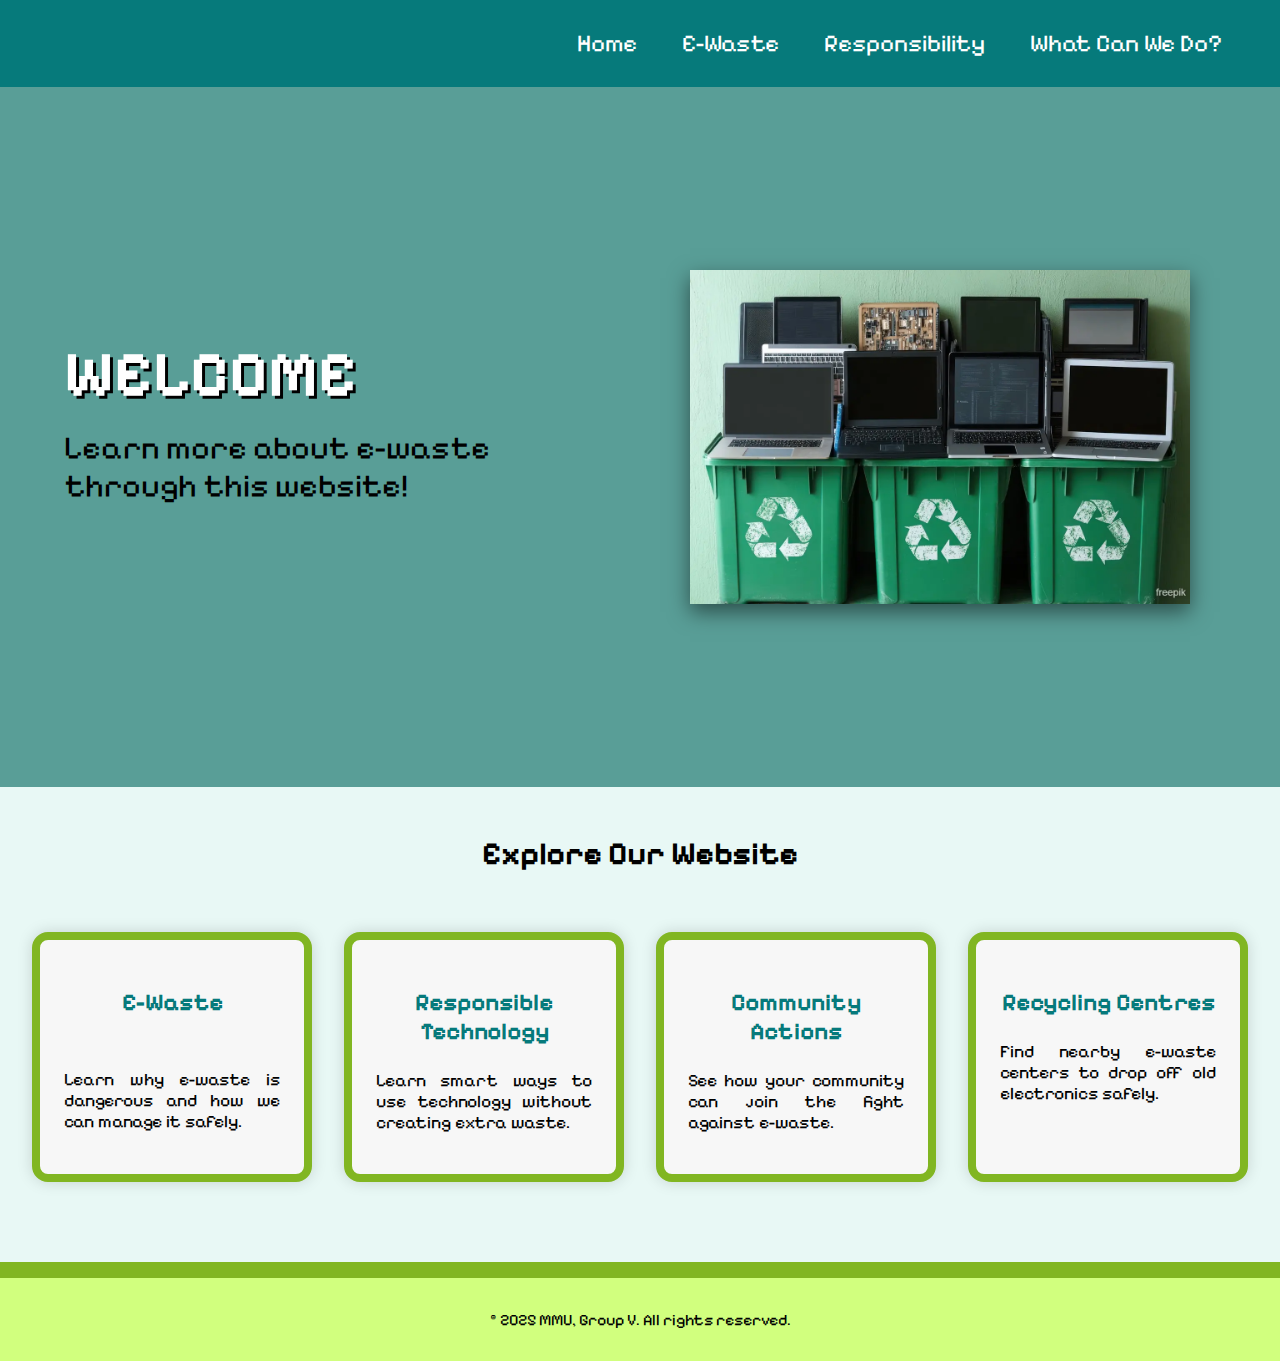
<file: index.html>
<!DOCTYPE html>
<html lang="en">

<head>
    <meta charset="UTF-8">
    <meta name="viewport" content="width=device-width, initial-scale=1.0">
    <title>Digital Responsibility – Home</title>
    <link rel="stylesheet" href="home.css">
</head>

<body>

    <!-- TOP NAV -->
    <div class="topbar">
        <nav>
            <ul>
                <li><a href="./">Home</a></li>
                <li><a href="e-waste.html">E-Waste</a></li>
                <li><a href="responsibility.html">Responsibility</a></li>
                <li><a href="Community.html">What Can We Do?</a></li>
            </ul>
        </nav>
    </div>

    <!-- TITLE SECTION -->
    <div class="title">
        <div class="titleContent">
            <div class="text">
                <h1>WELCOME</h1>
                <p>Learn more about e-waste through this website!</p>
            </div>
            <div class="image">
                <img src="laptopewaste.webp" alt="E-Waste Illustration">
            </div>
        </div>
    </div>

    <!-- CONTENT TITLE -->
    <h2 class="sectionTitle">Explore Our Website</h2>

    <!-- FEATURE CARDS -->
    <div class="featureContainer">
        <a href="e-waste.html" class="featureCard eWasteCard">
            <h3>E-Waste</h3>
            <p>Learn why e-waste is dangerous and how we can manage it safely.</p>
        </a>

        <a href="responsibility.html" class="featureCard">
            <h3>Responsible Technology</h3>
            <p>Learn smart ways to use technology without creating extra waste.</p>
        </a>

        <a href="Community.html" class="featureCard">
            <h3>Community Actions</h3>
            <p>See how your community can join the fight against e-waste.</p>
        </a>

        <a href="#" class="featureCard">
            <h3>Recycling Centres</h3>
            <p>Find nearby e-waste centers to drop off old electronics safely.</p>
        </a>
    </div>

    <div class="footer">
        © 2025 MMU, Group V. All rights reserved.
    </div>

</body>


</html>
</file>
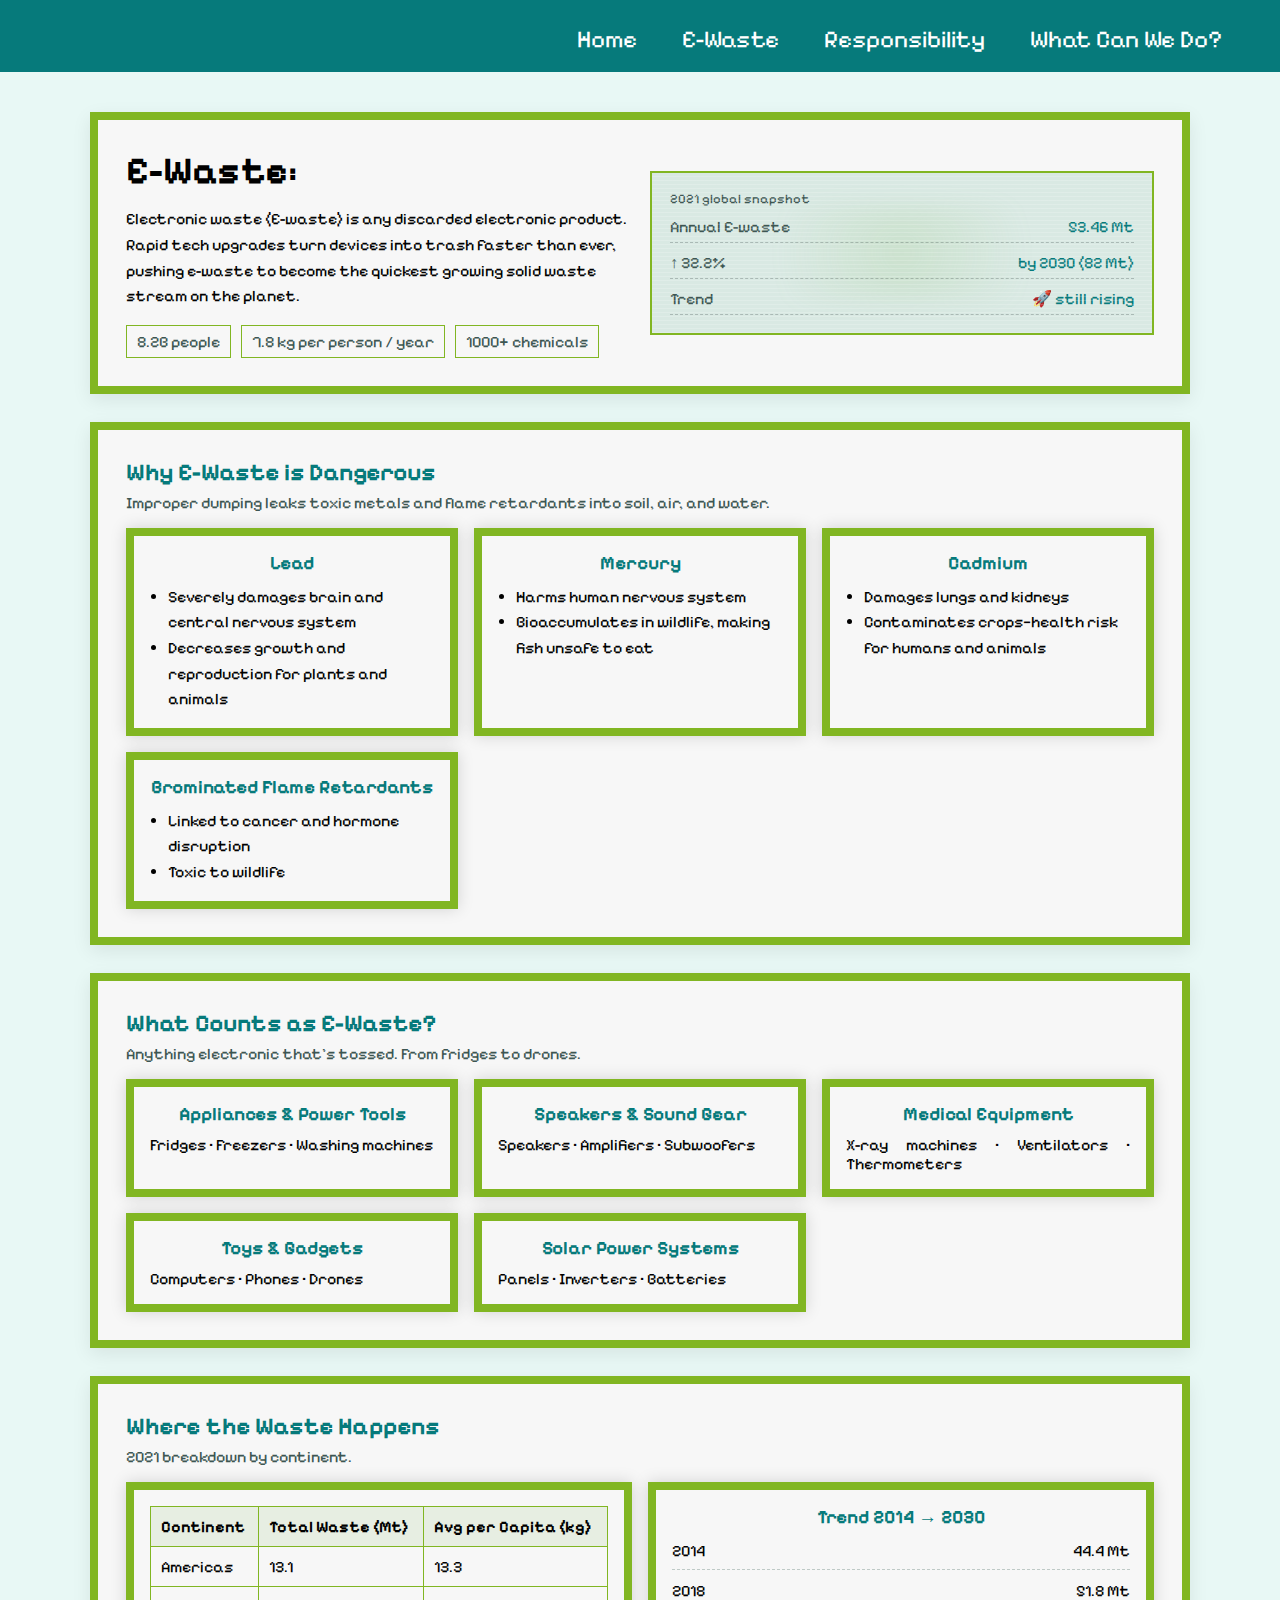
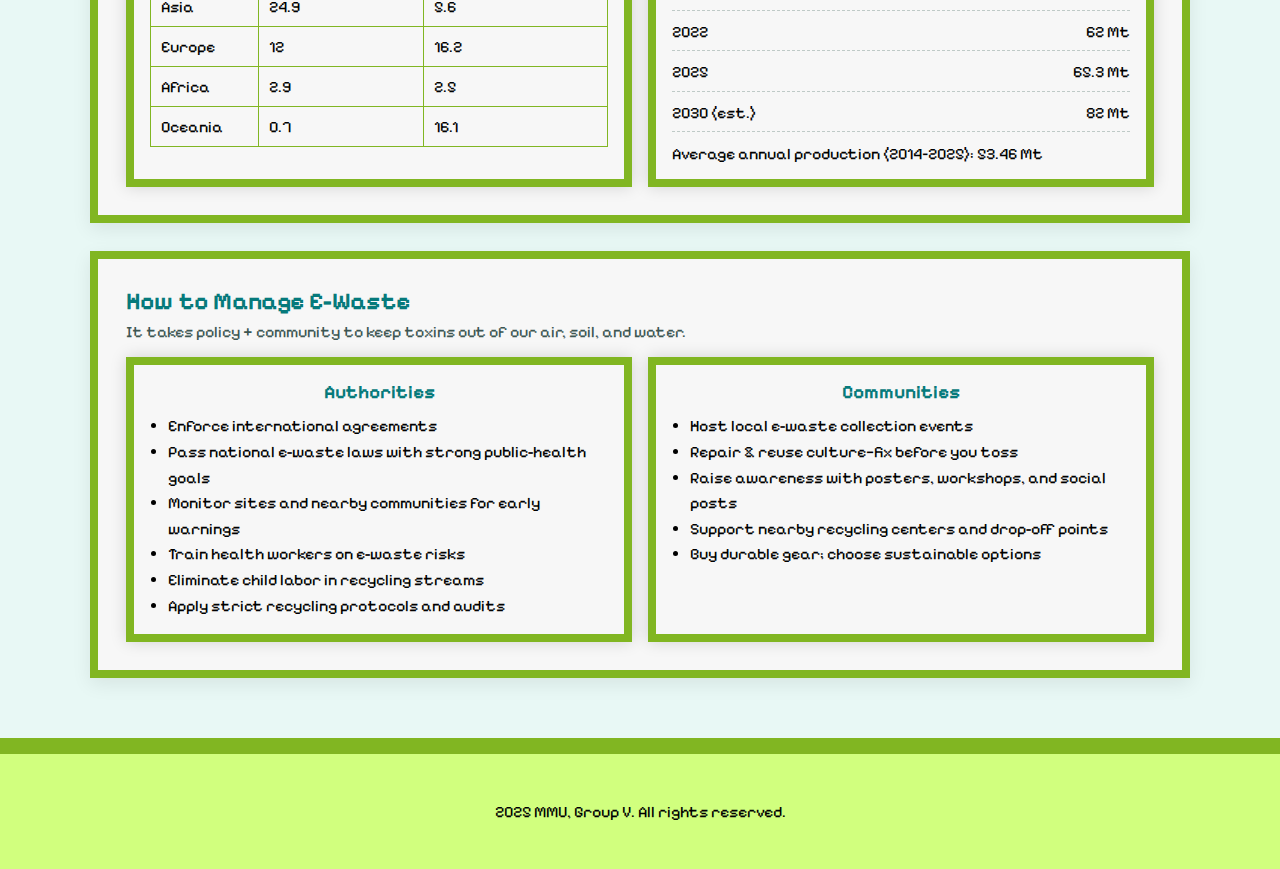
<file: e-waste.html>
<!DOCTYPE html>
<html lang="en">
<head>
    <meta charset="UTF-8">
    <meta name="viewport" content="width=device-width, initial-scale=1.0">
    <title>Retro E-Waste Brief</title>
    <link rel="stylesheet" href="e-waste.css">
</head>
<body>
    <div class="topbar">
        <nav>
            <ul>
                <li><a href="home.html">Home</a></li>
                <li><a href="e-waste.html">E-Waste</a></li>
                <li><a href="#">Responsibility</a></li>
                <li><a href="Community.html">What Can We Do?</a></li>
            </ul>
        </nav>
    </div>

    <main class="main">
        <section id="intro" class="panel hero">
            <div>

                <h1>E-Waste: </h1>
                <p class="lede">
                    Electronic waste (E-waste) is any discarded electronic product. Rapid tech
                    upgrades turn devices into trash faster than ever, pushing e-waste to become
                    the quickest growing solid waste stream on the planet.
                </p>
                <div class="badges">
                    <span class="badge">8.2B people</span>
                    <span class="badge">7.8 kg per person / year</span>
                    <span class="badge">1000+ chemicals</span>
                </div>
            </div>
            <div class="crt">
                <div class="crt-glow"></div>
                <div class="crt-content">
                    <p class="tiny-label">2021 global snapshot</p>
                    <div class="metric">
                        <span class="label">Annual E-waste</span>
                        <span class="value">53.46 Mt</span>
                    </div>
                    <div class="metric">
                        <span class="label">↑ 32.2%</span>
                        <span class="value">by 2030 (82 Mt)</span>
                    </div>
                    <div class="metric">
                        <span class="label">Trend</span>
                        <span class="value">🚀 still rising</span>
                    </div>
                </div>
            </div>
        </section>

        <section id="dangers" class="panel">
            <div class="panel-header">
                <h2>Why E-Waste is Dangerous</h2>
                <p>Improper dumping leaks toxic metals and flame retardants into soil, air, and water.</p>
            </div>
            <div class="grid two">
                <article class="card">
                    <h3>Lead</h3>
                    <ul>
                        <li>Severely damages brain and central nervous system</li>
                        <li>Decreases growth and reproduction for plants and animals</li>
                    </ul>
                </article>
                <article class="card">
                    <h3>Mercury</h3>
                    <ul>
                        <li>Harms human nervous system</li>
                        <li>Bioaccumulates in wildlife, making fish unsafe to eat</li>
                    </ul>
                </article>
                <article class="card">
                    <h3>Cadmium</h3>
                    <ul>
                        <li>Damages lungs and kidneys</li>
                        <li>Contaminates crops—health risk for humans and animals</li>
                    </ul>
                </article>
                <article class="card">
                    <h3>Brominated Flame Retardants</h3>
                    <ul>
                        <li>Linked to cancer and hormone disruption</li>
                        <li>Toxic to wildlife</li>
                    </ul>
                </article>
            </div>
        </section>

        <section id="types" class="panel">
            <div class="panel-header">
                <h2>What Counts as E-Waste?</h2>
                <p>Anything electronic that’s tossed. From fridges to drones.</p>
            </div>
            <div class="grid two">
                <article class="card">
                    <h3>Appliances &amp; Power Tools</h3>
                    <p>Fridges • Freezers • Washing machines</p>
                </article>
                <article class="card">
                    <h3>Speakers &amp; Sound Gear</h3>
                    <p>Speakers • Amplifiers • Subwoofers</p>
                </article>
                <article class="card">
                    <h3>Medical Equipment</h3>
                    <p>X-ray machines • Ventilators • Thermometers</p>
                </article>
                <article class="card">
                    <h3>Toys &amp; Gadgets</h3>
                    <p>Computers • Phones • Drones</p>
                </article>
                <article class="card">
                    <h3>Solar Power Systems</h3>
                    <p>Panels • Inverters • Batteries</p>
                </article>
            </div>
        </section>

        <section id="stats" class="panel">
            <div class="panel-header">
                <h2>Where the Waste Happens</h2>
                <p>2021 breakdown by continent.</p>
            </div>
            <div class="grid two">
                <div class="card">
                    <table class="retro-table">
                        <thead>
                            <tr>
                                <th>Continent</th>
                                <th>Total Waste (Mt)</th>
                                <th>Avg per Capita (kg)</th>
                            </tr>
                        </thead>
                        <tbody>
                            <tr><td>Americas</td><td>13.1</td><td>13.3</td></tr>
                            <tr><td>Asia</td><td>24.9</td><td>5.6</td></tr>
                            <tr><td>Europe</td><td>12</td><td>16.2</td></tr>
                            <tr><td>Africa</td><td>2.9</td><td>2.5</td></tr>
                            <tr><td>Oceania</td><td>0.7</td><td>16.1</td></tr>
                        </tbody>
                    </table>
                </div>
                <div class="card">
                    <h3>Trend 2014 → 2030</h3>
                    <ul class="timeline">
                        <li><span>2014</span><span>44.4 Mt</span></li>
                        <li><span>2018</span><span>51.8 Mt</span></li>
                        <li><span>2022</span><span>62 Mt</span></li>
                        <li><span>2025</span><span>65.3 Mt</span></li>
                        <li><span>2030 (est.)</span><span>82 Mt</span></li>
                    </ul>
                    <p class="note">Average annual production (2014–2025): 53.46 Mt</p>
                </div>
            </div>
        </section>

        <section id="manage" class="panel">
            <div class="panel-header">
                <h2>How to Manage E-Waste</h2>
                <p>It takes policy + community to keep toxins out of our air, soil, and water.</p>
            </div>
            <div class="grid two">
                <article class="card">
                    <h3>Authorities</h3>
                    <ul>
                        <li>Enforce international agreements</li>
                        <li>Pass national e-waste laws with strong public-health goals</li>
                        <li>Monitor sites and nearby communities for early warnings</li>
                        <li>Train health workers on e-waste risks</li>
                        <li>Eliminate child labor in recycling streams</li>
                        <li>Apply strict recycling protocols and audits</li>
                    </ul>
                </article>
                <article class="card">
                    <h3>Communities</h3>
                    <ul>
                        <li>Host local e-waste collection events</li>
                        <li>Repair &amp; reuse culture—fix before you toss</li>
                        <li>Raise awareness with posters, workshops, and social posts</li>
                        <li>Support nearby recycling centers and drop-off points</li>
                        <li>Buy durable gear; choose sustainable options</li>
                    </ul>
                </article>
            </div>
        </section>
    </main>

    <footer class="footer">
        <p>2025 MMU, Group V. All rights reserved.</p>
    </footer>
</body>
</html>
</file>
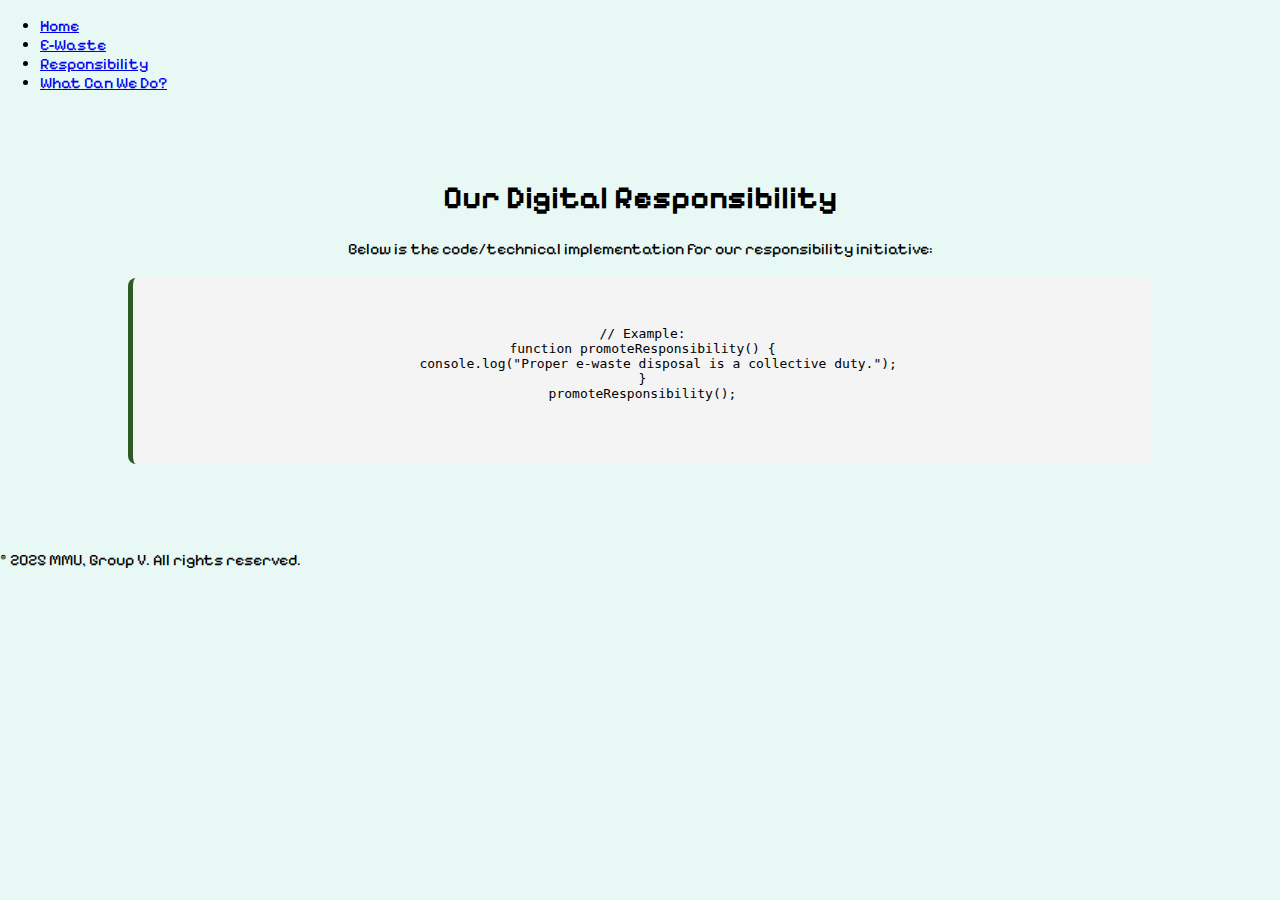
<file: Resbonsibility.html>
<!DOCTYPE html>
<html lang="en">
<head>
    <meta charset="UTF-8">
    <meta name="viewport" content="width=device-width, initial-scale=1.0">
    <title>Responsibility - Digital Responsibility</title>
    <link rel="stylesheet" href="style.css"> 
    <style>
        /* Custom styling for your specific code display */
        .code-container {
            background-color: #f4f4f4;
            border-radius: 8px;
            padding: 20px;
            margin: 20px 0;
            border-left: 5px solid #2d5a27; /* Matches common e-waste green */
            font-family: 'Courier New', Courier, monospace;
            overflow-x: auto;
        }
        .responsibility-content {
            padding: 50px 10%;
            text-align: center;
        }
    </style>
</head>
<body>

    <header>
        <nav>
            <ul>
                <li><a href="index.html">Home</a></li>
                <li><a href="e-waste.html">E-Waste</a></li>
                <li><a href="Responsibility.html" class="active">Responsibility</a></li>
                <li><a href="Community.html">What Can We Do?</a></li>
            </ul>
        </nav>
    </header>

    <main class="responsibility-content">
        <h1>Our Digital Responsibility</h1>
        <p>Below is the code/technical implementation for our responsibility initiative:</p>

        <div class="code-container">
            <pre>
<code>
// Example:
function promoteResponsibility() {
    console.log("Proper e-waste disposal is a collective duty.");
}
promoteResponsibility();
</code>
            </pre>
        </div>
    </main>

    <footer>
        <p>&copy; 2025 MMU, Group V. All rights reserved.</p>
    </footer>

</body>

</html>
</file>
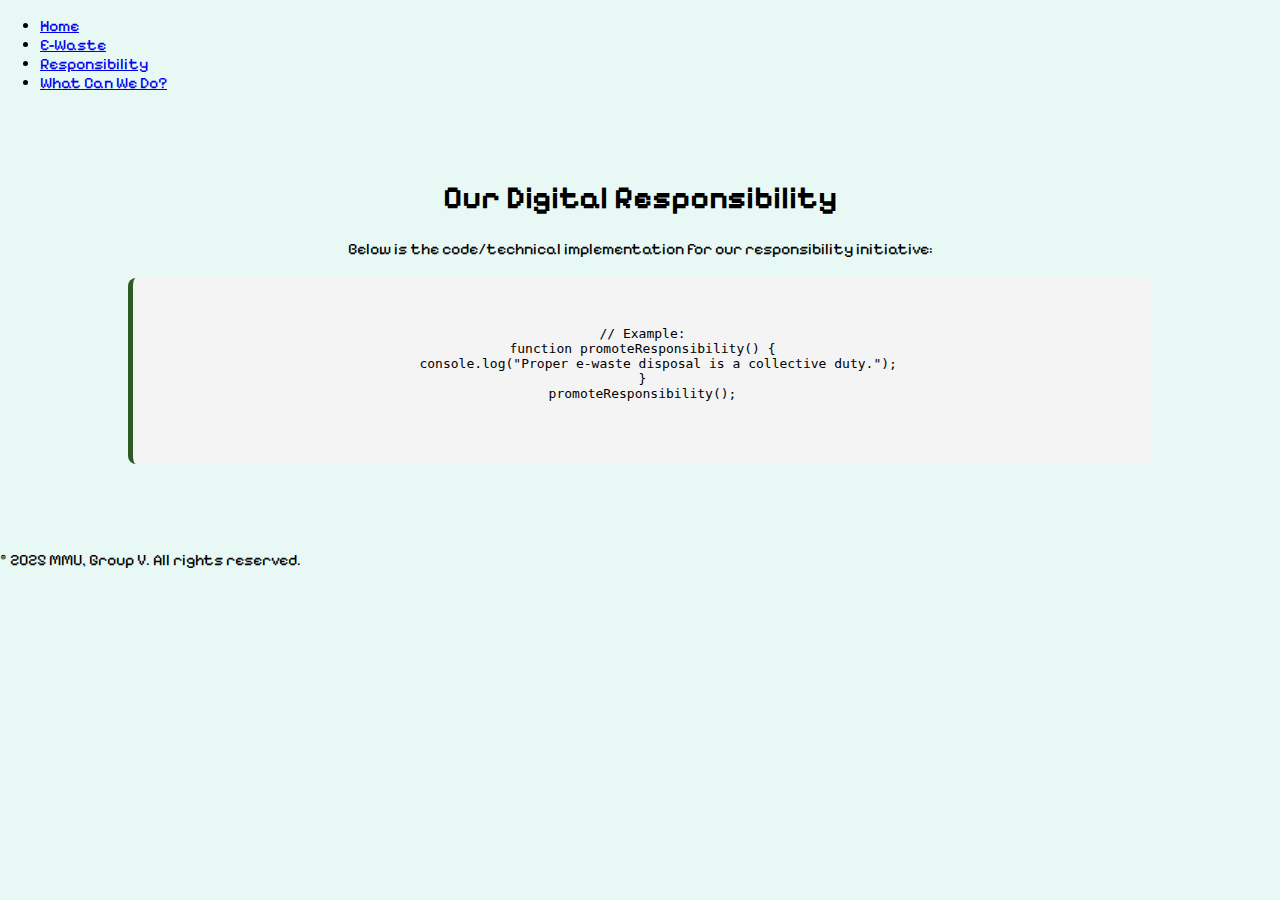
<file: resbonsibility.html>
<!DOCTYPE html>
<html lang="en">
<head>
    <meta charset="UTF-8">
    <meta name="viewport" content="width=device-width, initial-scale=1.0">
    <title>Responsibility - Digital Responsibility</title>
    <link rel="stylesheet" href="style.css"> 
    <style>
        /* Custom styling for your specific code display */
        .code-container {
            background-color: #f4f4f4;
            border-radius: 8px;
            padding: 20px;
            margin: 20px 0;
            border-left: 5px solid #2d5a27; /* Matches common e-waste green */
            font-family: 'Courier New', Courier, monospace;
            overflow-x: auto;
        }
        .responsibility-content {
            padding: 50px 10%;
            text-align: center;
        }
    </style>
</head>
<body>

    <header>
        <nav>
            <ul>
                <li><a href="index.html">Home</a></li>
                <li><a href="e-waste.html">E-Waste</a></li>
                <li><a href="responsibility.html" class="active">Responsibility</a></li>
                <li><a href="Community.html">What Can We Do?</a></li>
            </ul>
        </nav>
    </header>

    <main class="responsibility-content">
        <h1>Our Digital Responsibility</h1>
        <p>Below is the code/technical implementation for our responsibility initiative:</p>

        <div class="code-container">
            <pre>
<code>
// Example:
function promoteResponsibility() {
    console.log("Proper e-waste disposal is a collective duty.");
}
promoteResponsibility();
</code>
            </pre>
        </div>
    </main>

    <footer>
        <p>&copy; 2025 MMU, Group V. All rights reserved.</p>
    </footer>

</body>

</html>
</file>
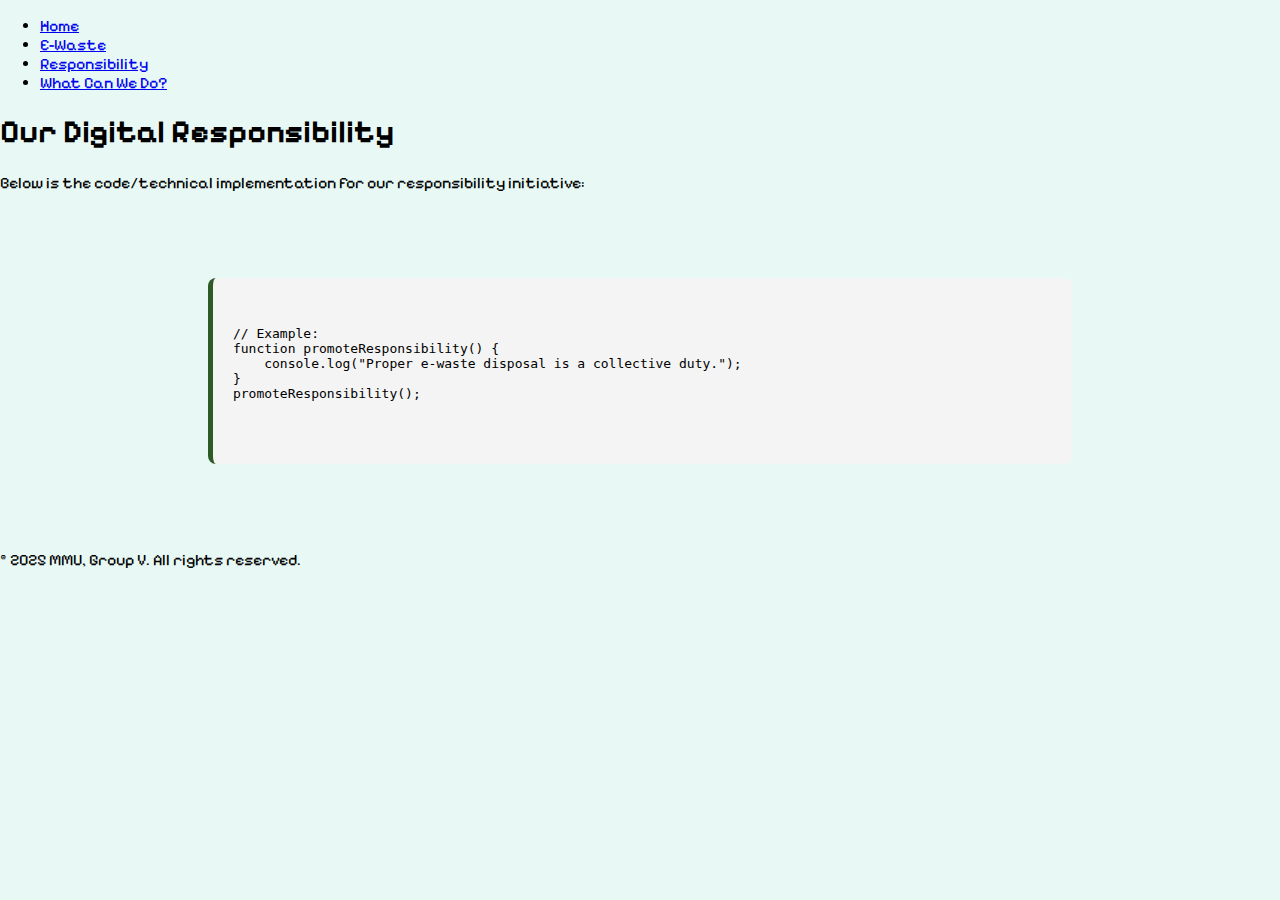
<file: responsibility.html>
<!DOCTYPE html>
<html lang="en">
<head>
    <meta charset="UTF-8">
    <meta name="viewport" content="width=device-width, initial-scale=1.0">
    <title>Responsibility - Digital Responsibility</title>
    <link rel="stylesheet" href="home.css"> 
    <style>
        /* These styles ensure your code box looks good even if the CSS link fails */
        .code-container {
            background-color: #f4f4f4;
            border-radius: 8px;
            padding: 20px;
            margin: 20px auto; 
            border-left: 5px solid #2d5a27;
            font-family: 'Courier New', Courier, monospace;
            overflow-x: auto;
            max-width: 80%; 
            text-align: left; 
        }
        .responsibility-content {
            padding: 50px 10%;
            text-align: center;
        }
    </style>
</head>
<body>

    <header>
        <nav>
            <ul>
                <li><a href="index.html">Home</a></li>
                <li><a href="e-waste.html">E-Waste</a></li>
                <li><a href="responsibility.html">Responsibility</a></li>
                <li><a href="Community.html">What Can We Do?</a></li>
            </ul>
        </nav>
    </header>

    <main>
        <section class="welcome-section">
            <h1>Our Digital Responsibility</h1>
            <p>Below is the code/technical implementation for our responsibility initiative:</p>
        </section>

        <section class="responsibility-content">
            <div class="code-container">
                <pre>
<code>
// Example:
function promoteResponsibility() {
    console.log("Proper e-waste disposal is a collective duty.");
}
promoteResponsibility();
</code>
                </pre>
            </div>
        </section>
    </main>

    <footer>
        <p>&copy; 2025 MMU, Group V. All rights reserved.</p>
    </footer>

</body>
</html>
</file>
<file: home.css>
@import url('https://fonts.googleapis.com/css2?family=Pixelify+Sans:wght@400;600&display=swap');

body {
    font-family: 'Pixelify Sans', sans-serif;
    margin: 0;
    padding: 0;
    background-color: #E8F8F5;
}

/* ================================
   TOP NAV 
   ================================ */
.topbar {
    background-color: #067A7B;                
    border-style: solid;
    border-width: 1.5vh;                       
    border-color:  #067A7B;
}

.topbar ul {
    display: flex;
    flex-direction: row;
    width: auto;
    padding-inline: 5vh;
    list-style-type: none;
    gap: 5vh;
    justify-content: flex-end;
    align-items: center;
}

.topbar li {
    font-size: x-large;  
}

.topbar a {
    color: white;
    text-decoration: none;
}

.topbar a:hover {
    text-decoration: underline;
}

/* ================================
   TITLE SECTION
   ================================ */
.title {
    background: #599e97;
    color: white;
    padding: 5rem 4rem;  /* Reduce padding slightly since content is side by side */
    min-height: 60vh;    /* Enough height to fit text and image */
    display: flex;
    align-items: center; 
}

.titleContent {
    display: flex;
    flex-direction: row;        /* Keep text left, image right */
    justify-content: space-between;
    align-items: center;
    width: 100%;
    gap: 3rem;
    flex-wrap: nowrap;          /* Prevent image from going below text */
}

.title .text {
    flex: 1 1 50%;              /* Text takes 50% */
    max-width: 600px;           /* Prevent text from stretching too much */
    min-width: 300px;
}

.title .text h1 {
    font-size: 4rem;
    margin: 0;
    text-shadow: 3px 3px #000;
}

.title .text p {
    font-size: 2rem;
    margin-top: 1rem;
    color: rgb(0, 0, 0);
}

.title .image {
    flex: 1 1 50%;             
    display: flex;
    justify-content: center;
    max-width: 600px;           
}

.title .image img {
    width: 100%;
    max-width: 500px;           
    height: auto;
    

    box-shadow: 0 8px 20px rgba(0,0,0,0.5),
                0 0 10px #FFD700 inset;
    transition: transform 0.3s, box-shadow 0.3s;
}


/* ================================
   MAIN CONTENT
   ================================ */
.sectionTitle {
    text-align: center;
    font-size: 2rem;
    margin-top: 3rem;
}

/* ================================
   FEATURE CARDS 
   ================================ */
.featureContainer {
    display: flex;
    justify-content: center;
    flex-wrap: nowrap;
    gap: 2rem;
    padding: 2rem;
    overflow-x: auto;
    text-decoration: none;
    
}

.featureCard {
    display: block;                 
    text-decoration: none;          
    background-color: #F7F7F7;
    width: 20rem;
    border-radius: 1rem;
    padding: 1.5rem;
    border: 0.5rem solid #81B622;
    box-shadow: 0 0 15px rgba(0,0,0,0.15);
    transition: transform 0.3s, box-shadow 0.3s;
}

.featureCard h3 {
    color: #067A7B;
    font-size: 1.5rem;
    text-align: center;
}

.featureCard p {
    font-size: 1.1rem;
    text-justify: inter-word;
    text-align: justify; 
    color: rgb(0, 0, 0);
}


.featureCard:hover {
    transform: translateY(-5px);  
    box-shadow: 0 10px 25px rgba(0,0,0,0.3);
}


.eWasteCard p {
    margin-top: 3.3rem;   
}

/* ================================
   FOOTER
   ================================ */
.footer {
    text-align: center;
    padding: 2rem;
    margin-top: 3rem;
    background-color: #D1FF7E;
    border-top: 1rem solid #81B622;
}


/* ================================
   MOBILE
   ================================ */
@media (max-width: 768px) { /* Use 768px for tablets & phones */

    .topbar ul {
        flex-direction: column;   /* Stack menu items vertically */
        align-items: center;      /* Center the links */
        gap: 1rem;                /* Space between items */
        padding-inline: 0;        /* Remove horizontal padding */
    }

    .topbar li {
        font-size: 1.2rem;        /* Slightly smaller on mobile */
    }

    .titleContent {
        flex-direction: column; /* Stack text above image */
        align-items: center;    /* Center both */
        text-align: center;     
        gap: 2rem;             /* Space between text and image */
    }

    .title .text {
        flex: 1 1 100%;        /* Full width */
        max-width: 90%;        /* Leave some padding from edges */
    }

    .title .text h1 {
        font-size: 2.5rem;     /* Smaller font for mobile */
    }

    .title .text p {
        font-size: 1.2rem;     
    }

    .title .image {
        flex: 1 1 100%;        /* Full width */
        max-width: 90%;        /* Same padding */
        margin-top: 1rem;
    }

    .title .image img {
        max-width: 100%;       /* Fill container */
        height: auto;
    }

    .featureContainer {
        flex-direction: column;  /* Stack cards vertically */
        align-items: center;     /* Center cards */
        overflow-x: hidden;      /* Remove horizontal scroll */
        padding: 1rem;
        gap: 1.5rem;             /* Space between cards */
    }

    .featureCard {
        width: 90%;              /* Cards take most of screen width */
    }
}
</file>
<file: e-waste.css>
@import url('https://fonts.googleapis.com/css2?family=Pixelify+Sans:wght@400;600&display=swap');

:root {
    --bg: #E8F8F5;
    --panel: #F7F7F7;
    --nav-bg: #067A7B;
    --accent: #067A7B;
    --accent-2: #067A7B;
    --text: #000000;
    --muted: #3d5652;
    --card: #F7F7F7;
    --border: #81B622;
    --shadow: 0 6px 18px rgba(0, 0, 0, 0.08);
}

* {
    box-sizing: border-box;
}

body {
    font-family: 'Pixelify Sans', sans-serif;
    margin: 0;
    padding: 0;
    background-color: #E8F8F5; 
    color: var(--text);
    min-height: 100vh;
}


.topbar {
    background-color: #067A7B;
    border-style: solid;
    border-width: 1.5vh;
    border-color: #067A7B;
}

.topbar ul {
    display: flex;
    flex-direction: row;
    width: auto;
    padding-inline: 5vh;
    list-style-type: none;
    gap: 5vh;
    justify-content: flex-end;
    align-items: center;
}

.topbar li {
    font-size: x-large;
}

.topbar a {
    color: white;
    text-decoration: none;
}

.topbar a:hover {
    text-decoration: underline;
}

.main {
    width: min(1100px, 94%);
    margin: 40px auto 60px;
    display: flex;
    flex-direction: column;
    gap: 28px;
}

.panel {
    background: var(--panel);
    border: 0.5rem solid var(--border);
    padding: 28px;
    box-shadow: var(--shadow);
}

.panel-header h2 {
    margin: 0 0 6px;
    color: var(--accent-2);
}

.panel-header p {
    margin: 0 0 16px;
    color: var(--muted);
}

.grid {
    display: grid;
    gap: 16px;
}

.grid.two {
    grid-template-columns: repeat(auto-fit, minmax(260px, 1fr));
}

.hero {
    display: grid;
    grid-template-columns: repeat(auto-fit, minmax(260px, 1fr));
    gap: 20px;
    align-items: center;
}

.eyebrow {
    color: var(--muted);
    text-transform: uppercase;
    letter-spacing: 2px;
    margin: 0 0 10px;
}

.hero h1 {
    margin: 0 0 12px;
    font-size: clamp(28px, 5vw, 38px);
    color: var(--text);
}

.lede {
    margin: 0 0 16px;
    color: var(--text);
    line-height: 1.6;
}

.badges {
    display: flex;
    flex-wrap: wrap;
    gap: 10px;
}

.badge {
    border: 1px solid var(--border);
    padding: 6px 10px;
    background: var(--card);
    color: var(--muted);
    box-shadow: none;
}

.crt {
    position: relative;
    background: #d9e9e3;
    border: 2px solid var(--border);
    padding: 18px;
    overflow: hidden;
    box-shadow: none;
}

.crt::after {
    content: "";
    position: absolute;
    inset: 0;
    background: repeating-linear-gradient(
        0deg,
        rgba(255, 255, 255, 0.18),
        rgba(255, 255, 255, 0.18) 1px,
        transparent 1px,
        transparent 4px
    );
    pointer-events: none;
}

.crt-glow {
    position: absolute;
    inset: 20% 10%;
    background: radial-gradient(circle, rgba(138, 191, 107, 0.18), transparent 60%);
    filter: blur(10px);
}

.crt-content {
    position: relative;
    display: grid;
    gap: 10px;
}

.tiny-label {
    color: var(--muted);
    margin: 0;
    font-size: 13px;
}

.metric {
    display: flex;
    justify-content: space-between;
    border-bottom: 1px dashed rgba(31, 43, 42, 0.25);
    padding-bottom: 6px;
    color: var(--text);
}

.metric .label {
    color: var(--muted);
}

.metric .value {
    color: var(--accent-2);
}

.card {
    background: var(--card);
    border: 0.5rem solid var(--border);
    padding: 16px;
    box-shadow: 0 0 15px rgba(0, 0, 0, 0.15);
}

.card h3 {
    margin: 0 0 10px;
    color: var(--accent-2);
    text-align: center;
}

.card p {
    margin: 0;
    color: var(--text);
    text-align: justify;
}

ul {
    margin: 8px 0 0 0;
    padding-left: 18px;
    color: var(--text);
    line-height: 1.6;
}

table {
    width: 100%;
    border-collapse: collapse;
    color: var(--text);
}

.retro-table th,
.retro-table td {
    border: 1px solid var(--border);
    padding: 10px;
    text-align: left;
}

.retro-table thead {
    background: rgba(138, 191, 107, 0.15);
}

.timeline {
    list-style: none;
    padding: 0;
    margin: 6px 0 12px;
    display: grid;
    gap: 8px;
}

.timeline li {
    display: flex;
    justify-content: space-between;
    border-bottom: 1px dashed rgba(63, 98, 89, 0.3);
    padding-bottom: 6px;
    color: var(--text);
}

.note {
    color: var(--muted);
    margin: 4px 0 0;
}

.footer {
    text-align: center;
    padding: 2rem;
    margin-top: 3rem;
    background-color: #D1FF7E;
    border-top: 1rem solid var(--border);
}
</file>
<file: style.css>
@import url('https://fonts.googleapis.com/css?family=Pixelify Sans');

body {
    font-family: Pixelify Sans;
    display: flex;
    flex-direction: column;
    margin: 0;
    padding: 0;
    background-color: #E8F8F5;

}

.topbar {
    background-color: #067A7B;
    border-style: solid;
    border-width: 1.5vh;
    border-color: #067A7B;
}

.topbar ul {
    display: flex;
    flex-direction: row;
    width: auto;
    padding-inline: 5vh;
    list-style-type: none;
    gap: 5vh;
    justify-content: flex-end;
    align-items: center;
}

.topbar li {
    font-size: x-large;
}

.topbar a {
    color: white;
    text-decoration: none;
}

.topbar a:hover {
    text-decoration: underline;
}

section {
    background-color: #E8F8F5;
    margin: 0;
    padding: 0;
}

.second {
    background-color: #067A7B;
}

.majorContent {
    display: flex;
    flex-direction: column;
    width: 80%;
    margin-inline: auto;
    border: 2vh;
    background-color: rgb(255, 255, 255);
    border-style: solid;
    border-width: 1.5vh;
    border-color: #81B622;
    margin-block: 4vh;
    padding-inline: 8vh;
}

.majorContent h1 {
    display: flex;
    justify-content: center;
    margin-block: 2vh;
}

.majorContent2 {
    display: flex;
    flex-direction: row;
    width: 80%;
    margin-inline: auto;
    border: 2vh;
    background-color: rgb(255, 255, 255);
    border-style: solid;
    border-width: 1.5vh;
    border-color: #81B622;
    margin-block: 4vh;
    padding-inline: 8vh;
}

.majorContent2 h1 {
    display: flex;
    justify-content: center;
    margin-block: 2vh;
}

.map {
    display: flex;
    flex-direction: row;
    width: 80%;
    margin-inline: auto;
    border: 2vh;
    background-color: rgb(255, 255, 255);
    border-style: solid;
    border-width: 1.5vh;
    border-color: #81B622;
    margin-block: 4vh;
}

.mapInfo {
    padding: 5vh;
    font-size: x-large;
    font: bold;
}

.minorContent {
    display: flex;
    flex-direction: column;
    padding: 1vh;
    margin-block: 4vh;
    background-color: rgb(255, 255, 255);
    border-style: solid;
    border-width: 1.5vh;
    border-color: #81B622;
}

.minorContent h2 {
    display: flex;
    justify-content: center;
    margin-block: 2vh;
}

.card {
    display: flex;
    flex-direction: column;
    width: auto;
    min-width: 40vh;
    max-width: 60vh;
    margin-inline: auto;
    padding: 1vh;
    margin-block: 4vh;
    background-color: rgb(255, 255, 255);
    border-style: solid;
    border-width: 1.5vh;
    border-color: #81B622;
    border-radius: 4vh;
    box-shadow: #067A7B;
}

.card h2 {
    display: flex;
    justify-content: center;
    margin-block: 2vh;
}

.details {
    display: flex;
    flex-direction: row;
    justify-content: center;
}

.details h3 {
    display: flex;
    justify-content: center;
}

.smallBox {
    display: flex;
    flex-direction: column;
    justify-self: auto;
    margin: 1vh;
    justify-content: center;
}

.smallBox p {
    display: flex;
    justify-self: center;
}

.footer {
    text-align: center;
    padding: 2rem;
    margin-top: 3rem;
    background-color: #D1FF7E;
    border-top: 1rem solid #81B622;
}



@media (max-width: 40rem) {
    .details {
        display: flex;
        flex-direction: column;
    }

    .topbar ul {
        flex-direction: column;
        align-items: center;
        gap: 1rem;
        padding-inline: 0;
    }

    .topbar li {
        font-size: 1.2rem;
    }

}
</file>
